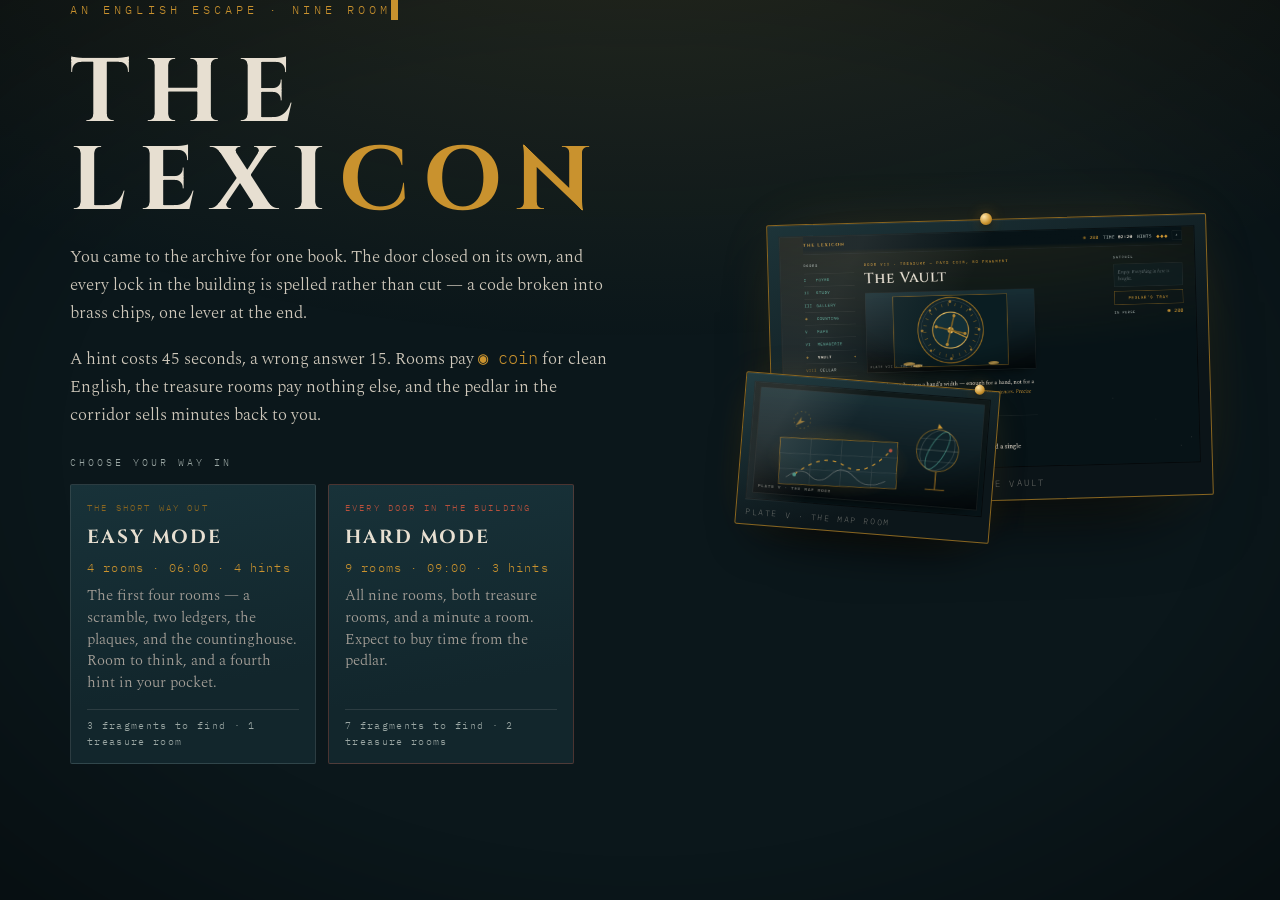
<file: index.html>
<!DOCTYPE html>
<html lang="en">
<head>
<meta charset="utf-8">
<meta name="viewport" content="width=device-width, initial-scale=1">
<title>The Lexicon — An English Escape</title>

<link rel="preconnect" href="https://fonts.googleapis.com">
<link rel="preconnect" href="https://fonts.gstatic.com" crossorigin>
<link href="https://fonts.googleapis.com/css2?family=Cinzel:wght@500;700&family=Spectral:ital,wght@0,300;0,400;0,600;1,300&family=IBM+Plex+Mono:wght@400;500;600&display=swap" rel="stylesheet">

<!-- styles, in cascade order -->
<link rel="stylesheet" href="css/tokens.css">
<link rel="stylesheet" href="css/layout.css">
<link rel="stylesheet" href="css/scenes.css">
<link rel="stylesheet" href="css/puzzle.css">
<link rel="stylesheet" href="css/shop.css">
<link rel="stylesheet" href="css/screens.css">
</head>
<body>

<!-- Shared SVG paint, referenced by every room scene. Defined once. -->
<svg class="svgdefs" aria-hidden="true" focusable="false">
  <defs>
    <linearGradient id="g-panel" x1="0" y1="0" x2="0" y2="1">
      <stop offset="0" stop-color="#1b3138"/><stop offset="1" stop-color="#0a1215"/>
    </linearGradient>
    <linearGradient id="g-brass" x1="0" y1="0" x2="1" y2="1">
      <stop offset="0" stop-color="#8a6620"/><stop offset=".5" stop-color="#e9bd5e"/><stop offset="1" stop-color="#8a6620"/>
    </linearGradient>
    <linearGradient id="g-fade" x1="0" y1="0" x2="1" y2="0">
      <stop offset="0" stop-color="#ffd580" stop-opacity="0"/>
      <stop offset=".5" stop-color="#ffd580" stop-opacity=".5"/>
      <stop offset="1" stop-color="#ffd580" stop-opacity="0"/>
    </linearGradient>
    <radialGradient id="glow-lamp" cx=".5" cy=".5" r=".5">
      <stop offset="0" stop-color="#ffce7a" stop-opacity=".42"/>
      <stop offset=".55" stop-color="#c9922e" stop-opacity=".12"/>
      <stop offset="1" stop-color="#c9922e" stop-opacity="0"/>
    </radialGradient>
    <radialGradient id="glow-cold" cx=".5" cy=".5" r=".5">
      <stop offset="0" stop-color="#7fd8c6" stop-opacity=".30"/>
      <stop offset="1" stop-color="#4fa392" stop-opacity="0"/>
    </radialGradient>
  </defs>
</svg>

<!-- drifting dust, filled by fx.js -->
<div class="dust" id="dust" aria-hidden="true"></div>

<div class="wrap">
  <div class="status" id="status" hidden>
    <span class="mark">THE LEXICON</span>
    <span class="spacer"></span>
    <span class="meter coinmeter" id="coins" title="Coins">◉ <b>0</b></span>
    <span class="meter" id="clock">TIME <b>20:00</b></span>
    <span class="meter">HINTS <span class="hintdots" id="dots"></span></span>
    <button class="chip-btn ghost" id="mutebtn" aria-label="Toggle sound">♪</button>
  </div>

  <main id="app"></main>
</div>

<!-- the brass tumbler lock -->
<div class="lock" id="lock" hidden>
  <div class="lock-in">
    <span class="lock-label">DOOR LOCK — 6 FRAGMENTS</span>
    <div class="drums" id="drums"></div>
  </div>
</div>

<!-- the pedlar's tray -->
<div class="modal" id="shop" hidden>
  <div class="sheet" role="dialog" aria-modal="true" aria-labelledby="shoptitle">
    <header class="sheet-head">
      <div>
        <p class="eyebrow" style="margin:0">THE PEDLAR'S TRAY</p>
        <h2 id="shoptitle">Shop</h2>
      </div>
      <span class="purse" id="purse">◉ 0</span>
      <button class="chip-btn ghost" id="shopclose">CLOSE</button>
    </header>
    <p class="sheet-note">The clock is held while the tray is open. Buy what you need — everything goes into the
      <em>satchel</em> on the right, and is used from there.</p>
    <div class="shopgrid" id="shopgrid"></div>
  </div>
</div>

<!-- flying coins / sparks -->
<div class="fxlayer" id="fxlayer" aria-hidden="true"></div>

<!-- lib -->
<script src="js/lib/util.js"></script>
<script src="js/lib/audio.js"></script>
<script src="js/lib/fx.js"></script>
<!-- data -->
<script src="js/data/scenes.js"></script>
<script src="js/data/rooms.js"></script>
<script src="js/data/items.js"></script>
<!-- core -->
<script src="js/core/state.js"></script>
<script src="js/core/chrome.js"></script>
<!-- puzzles -->
<script src="js/puzzles/scramble.js"></script>
<script src="js/puzzles/choice.js"></script>
<script src="js/puzzles/match.js"></script>
<script src="js/puzzles/order.js"></script>
<script src="js/puzzles/fill.js"></script>
<!-- game -->
<script src="js/shop.js"></script>
<script src="js/game.js"></script>
<script src="js/main.js"></script>
</body>
</html>
</file>
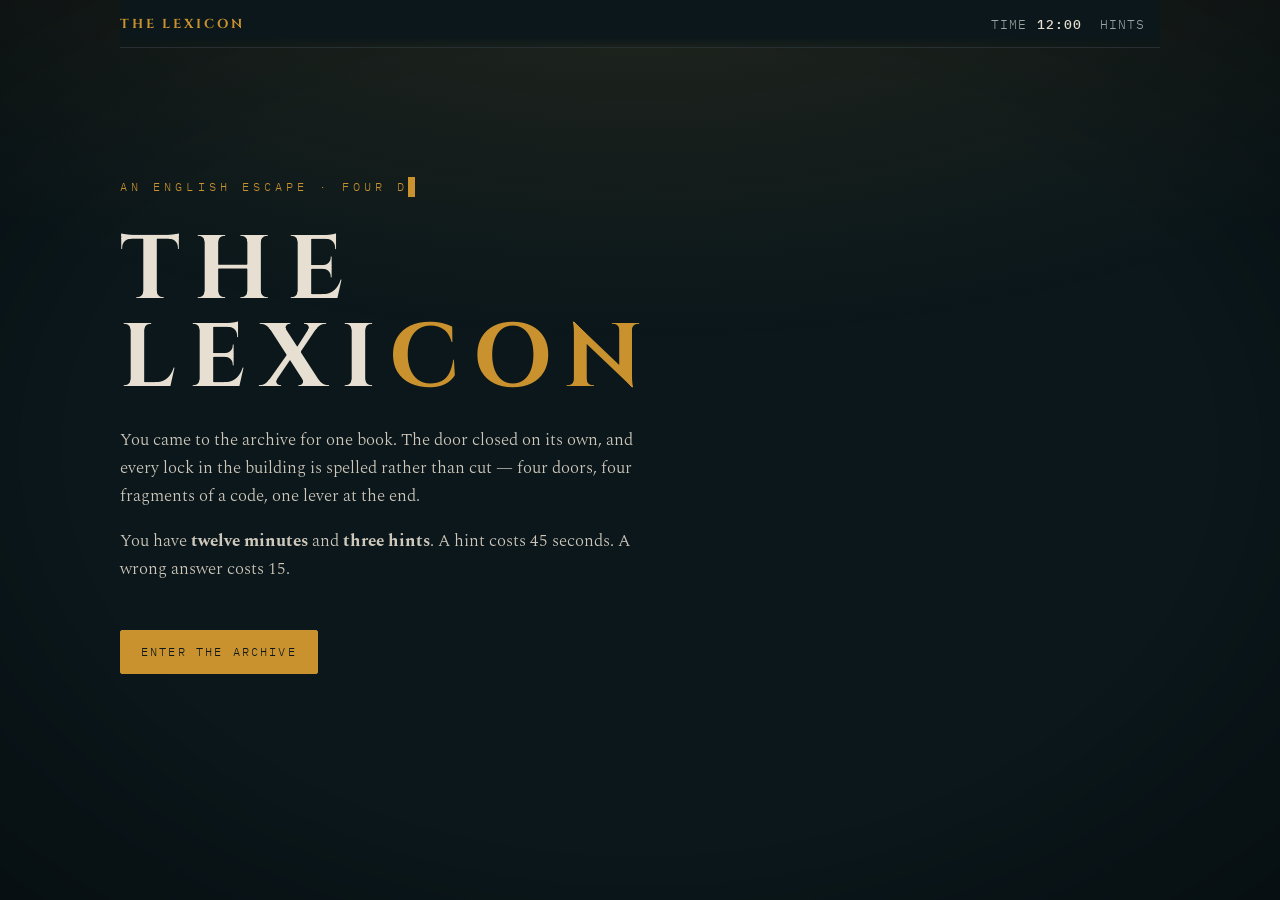
<file: test/puzzle-game-the-lexicon.html>
<!DOCTYPE html>
<html lang="en">
<head>
<meta charset="utf-8">
<meta name="viewport" content="width=device-width, initial-scale=1">
<title>The Lexicon — An English Escape</title>
<link rel="preconnect" href="https://fonts.googleapis.com">
<link rel="preconnect" href="https://fonts.gstatic.com" crossorigin>
<link href="https://fonts.googleapis.com/css2?family=Cinzel:wght@500;700&family=Spectral:ital,wght@0,300;0,400;0,600;1,300&family=IBM+Plex+Mono:wght@400;500;600&display=swap" rel="stylesheet">
<style>
/* ============================================================
   THE LEXICON — tokens
   ink        #0b171b  drowned archive at night
   slate      #12262c  panel
   brass      #c9922e  sodium lamp / hardware
   verdigris  #4fa392  oxidised copper / correct
   bone       #e7dfd1  paper
   rust       #b8503c  wrong
   ============================================================ */
:root{
  --ink:#0b171b; --slate:#12262c; --slate-2:#183239;
  --brass:#c9922e; --brass-dim:#8a6620;
  --verdigris:#4fa392; --bone:#e7dfd1; --bone-dim:#9aa6a3;
  --rust:#b8503c;
  --line:rgba(231,223,209,.12);
  --display:"Cinzel",Georgia,serif;
  --body:"Spectral",Georgia,serif;
  --mono:"IBM Plex Mono",ui-monospace,Menlo,monospace;
  --r:2px;
}
*{box-sizing:border-box}
html,body{height:100%}
body{
  margin:0; background:var(--ink); color:var(--bone);
  font-family:var(--body); font-weight:300; font-size:17px; line-height:1.65;
  -webkit-font-smoothing:antialiased;
  overflow-x:hidden;
}
/* lamp + vignette atmosphere */
body::before{
  content:""; position:fixed; inset:0; pointer-events:none; z-index:0;
  background:
    radial-gradient(120% 80% at 50% -10%, rgba(201,146,46,.13), transparent 60%),
    radial-gradient(100% 100% at 50% 50%, transparent 45%, rgba(0,0,0,.72) 100%);
  animation:lamp 7s ease-in-out infinite;
}
@keyframes lamp{0%,100%{opacity:1}42%{opacity:.87}46%{opacity:1}72%{opacity:.92}}
.wrap{position:relative; z-index:1; max-width:1080px; margin:0 auto; padding:0 20px 120px}

/* ---------- status bar ---------- */
.status{
  position:sticky; top:0; z-index:20;
  display:flex; align-items:center; gap:18px; flex-wrap:wrap;
  padding:14px 0 12px; margin-bottom:26px;
  border-bottom:1px solid var(--line);
  background:linear-gradient(var(--ink) 78%, transparent);
  backdrop-filter:blur(3px);
}
.mark{font-family:var(--display); font-weight:700; letter-spacing:.22em; font-size:13px; color:var(--brass)}
.status .spacer{flex:1}
.meter{font-family:var(--mono); font-size:13px; letter-spacing:.08em; color:var(--bone-dim)}
.meter b{color:var(--bone); font-weight:500}
.meter.urgent b{color:var(--rust)}
.hintdots{display:inline-flex; gap:5px; vertical-align:-1px; margin-left:6px}
.hintdots i{width:7px; height:7px; border:1px solid var(--brass-dim); transform:rotate(45deg); display:block}
.hintdots i.on{background:var(--brass); border-color:var(--brass)}

/* ---------- layout ---------- */
.stage{display:grid; grid-template-columns:186px 1fr; gap:38px; align-items:start}
@media(max-width:760px){.stage{grid-template-columns:1fr; gap:22px}}

/* ---------- door rail ---------- */
.rail{position:sticky; top:78px}
.rail-h{font-family:var(--mono); font-size:10px; letter-spacing:.28em; color:var(--bone-dim); margin:0 0 14px}
.door{
  display:flex; align-items:baseline; gap:10px; padding:9px 0;
  border-top:1px solid var(--line); font-family:var(--mono); font-size:12px;
  letter-spacing:.1em; color:var(--bone-dim); transition:color .25s;
}
.door .num{color:var(--brass-dim); font-size:11px; min-width:26px}
.door.done{color:var(--verdigris)} .door.done .num{color:var(--verdigris)}
.door.here{color:var(--bone)} .door.here .num{color:var(--brass)}
.door.here::after{content:"◂"; margin-left:auto; color:var(--brass)}
@media(max-width:760px){
  .rail{position:static}
  .rail-h{display:none}
  .rail-list{display:flex; gap:6px; overflow-x:auto; padding-bottom:4px}
  .door{border-top:0; border-bottom:2px solid var(--line); padding:4px 2px; white-space:nowrap; flex:0 0 auto}
  .door.here{border-bottom-color:var(--brass)} .door.done{border-bottom-color:var(--verdigris)}
  .door .name{display:none} .door.here .name{display:inline}
  .door.here::after{display:none}
}

/* ---------- room panel ---------- */
.eyebrow{font-family:var(--mono); font-size:11px; letter-spacing:.3em; color:var(--brass); margin:0 0 10px}
h1.room{
  font-family:var(--display); font-weight:500; font-size:clamp(30px,5.2vw,46px);
  letter-spacing:.06em; line-height:1.1; margin:0 0 18px; color:var(--bone);
}
.prose{max-width:60ch; color:#cfc8bb}
.prose em{color:var(--brass); font-style:italic}
.rule{height:1px; background:var(--line); margin:30px 0; max-width:60ch}

/* ---------- puzzle furniture ---------- */
.tiles{display:flex; flex-wrap:wrap; gap:8px; margin:0 0 22px}
.tile{
  width:46px; height:56px; display:grid; place-items:center;
  font-family:var(--display); font-weight:700; font-size:22px; color:var(--bone);
  background:linear-gradient(180deg,var(--slate-2),var(--slate));
  border:1px solid var(--line); border-radius:var(--r);
  box-shadow:inset 0 1px 0 rgba(231,223,209,.07);
}
.field{display:flex; flex-wrap:wrap; gap:10px; align-items:center; max-width:60ch}
input[type=text]{
  flex:1; min-width:180px; background:transparent; border:0; border-bottom:1px solid var(--brass-dim);
  color:var(--bone); font-family:var(--mono); font-size:19px; letter-spacing:.22em;
  padding:9px 2px; text-transform:uppercase; outline:none; transition:border-color .2s;
}
input[type=text]:focus{border-bottom-color:var(--brass)}
input[type=text]::placeholder{color:#4e5c5f; letter-spacing:.14em}

button{font:inherit; cursor:pointer}
.btn{
  font-family:var(--mono); font-size:12px; letter-spacing:.18em; text-transform:uppercase;
  color:var(--ink); background:var(--brass); border:1px solid var(--brass);
  padding:11px 20px; border-radius:var(--r); transition:background .18s,color .18s;
}
.btn:hover{background:#e0a63a}
.btn.ghost{background:transparent; color:var(--bone-dim); border-color:var(--line)}
.btn.ghost:hover{color:var(--brass); border-color:var(--brass-dim)}
.btn:focus-visible,.opt:focus-visible,.pair:focus-visible,input:focus-visible{outline:2px solid var(--verdigris); outline-offset:3px}

/* choice */
.qblock{margin:0 0 26px; max-width:60ch}
.q{font-size:19px; margin:0 0 14px; color:var(--bone)}
.q u{text-decoration:none; border-bottom:1px dashed var(--brass); padding:0 22px}
.opts{display:grid; grid-template-columns:repeat(auto-fit,minmax(180px,1fr)); gap:8px}
.opt{
  text-align:left; background:var(--slate); border:1px solid var(--line); color:#cfc8bb;
  padding:12px 14px; border-radius:var(--r); font-family:var(--body); font-size:16px;
  transition:border-color .18s,color .18s,background .18s;
}
.opt:hover{border-color:var(--brass-dim); color:var(--bone)}
.opt.right{border-color:var(--verdigris); color:var(--verdigris); background:rgba(79,163,146,.08)}
.opt.wrong{border-color:var(--rust); color:var(--rust)}
.opt[disabled]{cursor:default}

/* match */
.match{display:grid; grid-template-columns:1fr 1fr; gap:10px; max-width:60ch}
@media(max-width:560px){.match{grid-template-columns:1fr}}
.pair{
  text-align:left; background:var(--slate); border:1px solid var(--line); color:#cfc8bb;
  padding:12px 14px; border-radius:var(--r); font-family:var(--body); font-size:15.5px; line-height:1.4;
  transition:border-color .18s,opacity .3s,color .18s;
}
.pair.idiom{font-family:var(--display); font-size:15px; letter-spacing:.03em; color:var(--bone)}
.pair:hover{border-color:var(--brass-dim)}
.pair.sel{border-color:var(--brass); color:var(--brass)}
.pair.locked{opacity:.28; pointer-events:none; border-color:var(--verdigris); color:var(--verdigris)}
.pair.miss{border-color:var(--rust); animation:shake .3s}
@keyframes shake{25%{transform:translateX(-5px)}75%{transform:translateX(5px)}}

/* feedback + hint */
.say{font-family:var(--mono); font-size:13px; letter-spacing:.06em; min-height:22px; margin:16px 0 0}
.say.good{color:var(--verdigris)} .say.bad{color:var(--rust)}
.hintbox{
  margin-top:26px; padding:14px 16px; border-left:2px solid var(--brass);
  background:rgba(201,146,46,.06); max-width:60ch; font-style:italic; color:#d8cfbe;
}

/* ---------- signature: the brass tumbler lock ---------- */
.lock{
  position:fixed; left:0; right:0; bottom:0; z-index:15;
  border-top:1px solid var(--line);
  background:linear-gradient(180deg, rgba(11,23,27,.55), var(--ink) 45%);
  backdrop-filter:blur(6px);
}
.lock-in{max-width:1080px; margin:0 auto; padding:12px 20px 14px;
  display:flex; align-items:center; gap:16px; flex-wrap:wrap}
.lock-label{font-family:var(--mono); font-size:10px; letter-spacing:.28em; color:var(--bone-dim)}
.drums{display:flex; gap:8px; margin-left:auto}
.drum{
  width:44px; height:56px; overflow:hidden; position:relative; border-radius:var(--r);
  background:linear-gradient(180deg,#0c1418,#1b2f34 35%,#0c1418);
  border:1px solid var(--brass-dim);
  box-shadow:inset 0 6px 10px -6px #000, inset 0 -6px 10px -6px #000;
}
.drum::after{content:""; position:absolute; inset:0; pointer-events:none;
  background:linear-gradient(90deg,rgba(0,0,0,.45),transparent 22%,transparent 78%,rgba(0,0,0,.45))}
.reel{position:absolute; left:0; right:0; top:0; transition:transform .95s cubic-bezier(.16,.9,.2,1)}
.reel span{display:block; height:56px; line-height:56px; text-align:center;
  font-family:var(--mono); font-weight:500; font-size:24px; color:var(--brass)}
.drum .pos{position:absolute; bottom:2px; left:0; right:0; text-align:center; z-index:2;
  font-family:var(--mono); font-size:8px; letter-spacing:.14em; color:var(--bone-dim)}
.drum.set{border-color:var(--verdigris)}
.drum.set .reel span{color:var(--verdigris)}

/* ---------- keypad (exit) ---------- */
.keypad{display:grid; grid-template-columns:repeat(3,68px); gap:8px; margin:8px 0 20px}
.key{
  height:56px; background:var(--slate); border:1px solid var(--line); color:var(--bone);
  font-family:var(--mono); font-size:20px; border-radius:var(--r); transition:border-color .15s,background .15s;
}
.key:hover{border-color:var(--brass); background:var(--slate-2)}
.key.wide{grid-column:span 1; font-size:12px; letter-spacing:.1em}
.readout{
  font-family:var(--mono); font-size:34px; letter-spacing:.5em; color:var(--brass);
  border-bottom:1px solid var(--brass-dim); display:inline-block; padding:6px 0 8px 14px; min-width:190px;
}
.readout.bad{color:var(--rust); border-color:var(--rust); animation:shake .3s}

/* ---------- title / end screens ---------- */
.center{min-height:78vh; display:flex; flex-direction:column; justify-content:center; max-width:60ch}
.title{
  font-family:var(--display); font-weight:700; letter-spacing:.16em;
  font-size:clamp(42px,10vw,90px); line-height:.98; margin:0 0 6px; color:var(--bone);
}
.title span{color:var(--brass)}
.sub{font-family:var(--mono); font-size:12px; letter-spacing:.34em; color:var(--brass); margin:0 0 30px}
.caret{display:inline-block; width:.55em; background:var(--brass); animation:blink 1s steps(1) infinite}
@keyframes blink{50%{opacity:0}}
.stats{display:flex; gap:34px; flex-wrap:wrap; margin:26px 0 30px}
.stat b{display:block; font-family:var(--mono); font-size:28px; color:var(--brass); font-weight:500}
.stat span{font-family:var(--mono); font-size:10px; letter-spacing:.24em; color:var(--bone-dim)}

@media(prefers-reduced-motion:reduce){
  *{animation:none !important; transition:none !important}
}
</style>
</head>
<body>

<div class="wrap">
  <div class="status" id="status" hidden>
    <span class="mark">THE LEXICON</span>
    <span class="spacer"></span>
    <span class="meter" id="clock">TIME <b>12:00</b></span>
    <span class="meter">HINTS <span class="hintdots" id="dots"></span></span>
  </div>
  <main id="app"></main>
</div>

<div class="lock" id="lock" hidden>
  <div class="lock-in">
    <span class="lock-label">DOOR LOCK — 4 FRAGMENTS</span>
    <div class="drums" id="drums"></div>
  </div>
</div>

<script>
"use strict";

/* ============================================================
   Content — every puzzle is an English task.
   Each room yields one digit AND the slot it belongs in.
   ============================================================ */
const ROOMS = [
  {
    numeral:"I", name:"The Foyer", type:"scramble",
    intro:"The front door sealed behind you. On the console table lies a brass plate with eight letters knocked loose from their slots, and a card in a curator's hand: <em>“A long passage inside a building.”</em>",
    task:"Put the letters back in order.",
    letters:"RODIRCOR", answer:"CORRIDOR",
    hint:"Eight letters. It starts with C and holds three R's.",
    digit:"7", slot:3
  },
  {
    numeral:"II", name:"The Study", type:"choice",
    intro:"Two ledgers are chained to the desk, each with a sentence someone has already started to correct. The chain will not release until both read properly.",
    task:"Choose the correct form.",
    questions:[
      { q:"If I <u></u> the key earlier, I would have opened this door hours ago.",
        opts:["had found","found","have found","would find"], a:0,
        why:"Third conditional: <em>if</em> + past perfect, then <em>would have</em> + past participle." },
      { q:"The archivist, along with her two assistants, <u></u> this wing every night.",
        opts:["lock","locks","are locking","have locked"], a:1,
        why:"<em>along with…</em> is an interruption. The subject is still singular: <em>archivist locks</em>." }
    ],
    hint:"Question one is a third conditional. Question two is subject–verb agreement — ignore everything between the commas.",
    digit:"3", slot:1
  },
  {
    numeral:"III", name:"The Gallery", type:"match",
    intro:"Four portraits, four small plaques — and someone has swapped every plaque with the wrong frame. The gallery door watches, unimpressed.",
    task:"Pair each expression with what it means. Pick one from each column.",
    pairs:[
      ["Bite the bullet","Face something painful because you must"],
      ["Let the cat out of the bag","Reveal a secret by accident"],
      ["Under the weather","Feeling slightly unwell"],
      ["Burn the midnight oil","Work late into the night"]
    ],
    hint:"Start with the two about the body: one is courage, one is illness.",
    digit:"9", slot:4
  },
  {
    numeral:"IV", name:"The Cellar", type:"scramble",
    intro:"The last room is cold and the lamp is failing. Scratched into the wall, in a hand much less patient than the curator's:<br><br><em>“I have keys but open no locks. I have space but no room. You may enter, but you cannot go outside. What am I?”</em>",
    task:"Type the answer.",
    letters:null, answer:"KEYBOARD",
    hint:"You are almost certainly touching one right now — or looking at one on glass.",
    digit:"1", slot:2
  }
];
const CODE = (()=>{ const s=[]; ROOMS.forEach(r=>s[r.slot-1]=r.digit); return s.join(""); })();

/* ============================================================ State */
const S = { room:0, time:12*60, hints:3, wrong:0, hintsUsed:0, fragments:{}, over:false, tick:null };
const $ = s => document.querySelector(s);
const app = $("#app"), clock = $("#clock"), dots = $("#dots"), drumsEl = $("#drums");

/* ============================================================ Chrome */
function fmt(s){ return String(Math.floor(s/60)).padStart(2,"0")+":"+String(s%60).padStart(2,"0"); }

function paintChrome(){
  clock.innerHTML = "TIME <b>"+fmt(Math.max(0,S.time))+"</b>";
  clock.classList.toggle("urgent", S.time<=60);
  dots.innerHTML = [0,1,2].map(i=>'<i class="'+(i<S.hints?"on":"")+'"></i>').join("");
}

function buildDrums(){
  drumsEl.innerHTML = [1,2,3,4].map(p=>
    '<div class="drum" data-slot="'+p+'"><div class="reel">'+
    '<span>◆</span>'+[0,1,2,3,4,5,6,7,8,9].map(n=>"<span>"+n+"</span>").join("")+
    '</div><b class="pos">'+p+'</b></div>').join("");
}
function spinDrum(slot,digit){
  const d = drumsEl.querySelector('.drum[data-slot="'+slot+'"]');
  d.classList.add("set");
  d.querySelector(".reel").style.transform = "translateY(-"+((+digit+1)*56)+"px)";
}

function startClock(){
  S.tick = setInterval(()=>{
    if(S.over) return;
    S.time--; paintChrome();
    if(S.time<=0){ S.time=0; clearInterval(S.tick); lose(); }
  },1000);
}
function penalty(sec){ S.time = Math.max(0, S.time-sec); paintChrome(); }

/* ============================================================ Screens */
function intro(){
  $("#status").hidden = true; $("#lock").hidden = true;
  app.innerHTML = `
    <section class="center">
      <p class="sub" id="typed">&nbsp;<span class="caret">&nbsp;</span></p>
      <h1 class="title">THE<br>LEXI<span>CON</span></h1>
      <div class="prose">
        <p>You came to the archive for one book. The door closed on its own, and every lock in the building
        is spelled rather than cut — four doors, four fragments of a code, one lever at the end.</p>
        <p>You have <b>twelve minutes</b> and <b>three hints</b>. A hint costs 45 seconds.
        A wrong answer costs 15.</p>
      </div>
      <div style="margin-top:30px"><button class="btn" id="go">Enter the archive</button></div>
    </section>`;
  typeOut($("#typed"), "AN ENGLISH ESCAPE  ·  FOUR DOORS  ·  TWELVE MINUTES");
  $("#go").onclick = begin;
}
function typeOut(el,text){
  let i=0;
  const id = setInterval(()=>{
    el.innerHTML = text.slice(0,++i)+'<span class="caret">&nbsp;</span>';
    if(i>=text.length) clearInterval(id);
  },34);
}

function begin(){
  $("#status").hidden = false; $("#lock").hidden = false;
  buildDrums(); paintChrome(); startClock(); render();
}

function rail(){
  const items = ROOMS.map((r,i)=>{
    const cls = S.fragments[r.slot] ? "done" : (i===S.room ? "here" : "");
    return '<div class="door '+cls+'"><span class="num">'+r.numeral+'</span><span class="name">'+r.name.replace("The ","").toUpperCase()+'</span></div>';
  }).join("");
  const exitCls = S.room>=ROOMS.length ? "here" : "";
  return `<aside class="rail">
    <p class="rail-h">DOORS</p>
    <div class="rail-list">${items}
      <div class="door ${exitCls}"><span class="num">✕</span><span class="name">EXIT</span></div>
    </div></aside>`;
}

function shell(inner){
  app.innerHTML = '<div class="stage">'+rail()+'<section class="panel">'+inner+'</section></div>';
}

/* ============================================================ Room render */
function render(){
  if(S.room >= ROOMS.length) return exitDoor();
  const r = ROOMS[S.room];

  let body = "";
  if(r.type==="scramble"){
    const tiles = r.letters
      ? '<div class="tiles">'+r.letters.split("").map(c=>'<span class="tile">'+c+'</span>').join("")+'</div>'
      : "";
    body = tiles + `<div class="field">
        <input type="text" id="ans" placeholder="type your answer" autocomplete="off" spellcheck="false">
        <button class="btn" id="try">Try the lock</button>
      </div>`;
  }
  if(r.type==="choice"){
    body = r.questions.map((q,qi)=>`
      <div class="qblock" data-q="${qi}">
        <p class="q">${q.q}</p>
        <div class="opts">${q.opts.map((o,oi)=>'<button class="opt" data-o="'+oi+'">'+o+'</button>').join("")}</div>
      </div>`).join("");
  }
  if(r.type==="match"){
    const left  = r.pairs.map((p,i)=>({t:p[0],i})); 
    const right = r.pairs.map((p,i)=>({t:p[1],i}));
    shuffle(right);
    body = '<div class="match">'
      + '<div id="colA">'+left.map(x=>'<button class="pair idiom" data-i="'+x.i+'" style="width:100%;margin-bottom:10px">'+x.t+'</button>').join("")+'</div>'
      + '<div id="colB">'+right.map(x=>'<button class="pair" data-i="'+x.i+'" style="width:100%;margin-bottom:10px">'+x.t+'</button>').join("")+'</div>'
      + '</div>';
  }

  shell(`
    <p class="eyebrow">DOOR ${r.numeral}</p>
    <h1 class="room">${r.name}</h1>
    <div class="prose"><p>${r.intro}</p></div>
    <div class="rule"></div>
    <p class="prose" style="margin-top:0"><strong style="font-weight:600">${r.task}</strong></p>
    ${body}
    <p class="say" id="say"></p>
    <div id="hintslot"></div>
    <div style="margin-top:26px">
      <button class="btn ghost" id="hint">Ask for a hint · −45s</button>
    </div>`);

  wire(r);
}

function wire(r){
  const say = $("#say");
  $("#hint").onclick = ()=>{
    if(S.hints<=0){ say.className="say bad"; say.textContent="No hints left. You are on your own."; return; }
    S.hints--; S.hintsUsed++; penalty(45); paintChrome();
    $("#hintslot").innerHTML = '<div class="hintbox">'+r.hint+'</div>';
    $("#hint").remove();
  };

  if(r.type==="scramble"){
    const inp = $("#ans");
    const check = ()=>{
      const v = inp.value.trim().toUpperCase().replace(/\s+/g,"");
      if(!v) return;
      if(v===r.answer){ solved(r); }
      else{
        S.wrong++; penalty(15);
        say.className="say bad"; say.textContent="The lock does not move. −15 seconds.";
        inp.value=""; inp.focus();
      }
    };
    $("#try").onclick = check;
    inp.addEventListener("keydown", e=>{ if(e.key==="Enter") check(); });
    inp.focus();
  }

  if(r.type==="choice"){
    const done = new Set();
    app.querySelectorAll(".opt").forEach(b=>{
      b.onclick = ()=>{
        const qi = +b.closest(".qblock").dataset.q, oi = +b.dataset.o, q = r.questions[qi];
        if(done.has(qi)) return;
        if(oi===q.a){
          done.add(qi); b.classList.add("right");
          b.closest(".qblock").querySelectorAll(".opt").forEach(x=>x.disabled=true);
          say.className="say good"; say.innerHTML = q.why;
          if(done.size===r.questions.length) setTimeout(()=>solved(r),700);
        }else{
          S.wrong++; penalty(15); b.classList.add("wrong"); b.disabled=true;
          say.className="say bad"; say.textContent="Not that one. −15 seconds.";
        }
      };
    });
  }

  if(r.type==="match"){
    let sel = null, found = 0;
    app.querySelectorAll(".pair").forEach(b=>{
      b.onclick = ()=>{
        const col = b.parentElement.id;
        if(!sel){ sel=b; b.classList.add("sel"); return; }
        if(sel===b){ sel=null; b.classList.remove("sel"); return; }
        if(sel.parentElement.id===col){ sel.classList.remove("sel"); sel=b; b.classList.add("sel"); return; }
        if(sel.dataset.i===b.dataset.i){
          sel.classList.remove("sel"); sel.classList.add("locked"); b.classList.add("locked");
          sel=null; found++;
          say.className="say good"; say.textContent="Plaque seated. "+found+" of 4.";
          if(found===4) setTimeout(()=>solved(r),600);
        }else{
          S.wrong++; penalty(15);
          const a=sel; a.classList.add("miss"); b.classList.add("miss");
          setTimeout(()=>{a.classList.remove("miss","sel"); b.classList.remove("miss");},320);
          sel=null; say.className="say bad"; say.textContent="Wrong frame. −15 seconds.";
        }
      };
    });
  }
}

function shuffle(a){ for(let i=a.length-1;i>0;i--){ const j=Math.floor(Math.random()*(i+1)); [a[i],a[j]]=[a[j],a[i]]; } return a; }

/* ============================================================ Reward */
function solved(r){
  S.fragments[r.slot] = r.digit;
  spinDrum(r.slot, r.digit);
  shell(`
    <p class="eyebrow">DOOR ${r.numeral} — OPEN</p>
    <h1 class="room">${r.name}</h1>
    <div class="prose">
      <p>The lock gives. Inside the mechanism, a brass chip falls into your hand — stamped
      <b style="font-family:var(--mono);color:var(--brass);font-size:22px">${r.digit}</b>,
      with a smaller mark on the reverse: <b style="font-family:var(--mono);color:var(--brass)">slot ${r.slot}</b>.</p>
      <p>It has taken its place on the lock below. The order will matter at the end.</p>
    </div>
    <div style="margin-top:30px">
      <button class="btn" id="next">${S.room+1<ROOMS.length ? "Open the next door" : "Go to the exit"}</button>
    </div>`);
  $("#next").onclick = ()=>{ S.room++; render(); };
}

/* ============================================================ Exit */
function exitDoor(){
  shell(`
    <p class="eyebrow">THE LAST DOOR</p>
    <h1 class="room">Exit</h1>
    <div class="prose"><p>Four drums, four slots. Read the marks on your chips and key the code
    in <em>slot order</em> — not the order you found them.</p></div>
    <div class="rule"></div>
    <div class="readout" id="read">····</div>
    <div class="keypad" id="pad">
      ${[1,2,3,4,5,6,7,8,9].map(n=>'<button class="key" data-k="'+n+'">'+n+'</button>').join("")}
      <button class="key wide" data-k="del">DEL</button>
      <button class="key" data-k="0">0</button>
      <button class="key wide" data-k="ok">PULL</button>
    </div>
    <p class="say" id="say"></p>`);

  let buf = "";
  const read = $("#read"), say = $("#say");
  const paint = ()=> read.textContent = (buf + "····").slice(0,4);
  $("#pad").onclick = e=>{
    const k = e.target.dataset && e.target.dataset.k; if(!k) return;
    if(k==="del"){ buf = buf.slice(0,-1); paint(); return; }
    if(k==="ok"){
      if(buf.length<4) return;
      if(buf===CODE) return win();
      S.wrong++; penalty(15);
      read.classList.add("bad"); setTimeout(()=>read.classList.remove("bad"),340);
      say.className="say bad"; say.textContent="The lever will not move. −15 seconds.";
      buf=""; paint(); return;
    }
    if(buf.length<4){ buf+=k; paint(); }
  };
  paint();
}

/* ============================================================ End */
function win(){
  S.over = true; clearInterval(S.tick);
  const used = 12*60 - S.time;
  app.innerHTML = `
    <section class="center">
      <p class="sub">DOOR OPEN</p>
      <h1 class="title">YOU'RE<br><span>OUT</span></h1>
      <div class="prose"><p>Cold air, a street, and the book still in your coat. The archive locks itself
      behind you, spelling something new for the next visitor.</p></div>
      <div class="stats">
        <div class="stat"><b>${fmt(used)}</b><span>TIME TAKEN</span></div>
        <div class="stat"><b>${S.hintsUsed}</b><span>HINTS USED</span></div>
        <div class="stat"><b>${S.wrong}</b><span>WRONG TRIES</span></div>
      </div>
      <div><button class="btn" onclick="location.reload()">Play again</button></div>
    </section>`;
  $("#lock").hidden = true;
}

function lose(){
  S.over = true;
  app.innerHTML = `
    <section class="center">
      <p class="sub" style="color:var(--rust)">TIME OUT</p>
      <h1 class="title">STILL<br><span style="color:var(--rust)">INSIDE</span></h1>
      <div class="prose"><p>The lamps cut out one by one. You reached
      ${Object.keys(S.fragments).length} of 4 fragments.</p></div>
      <div style="margin-top:26px"><button class="btn" onclick="location.reload()">Try again</button></div>
    </section>`;
  $("#lock").hidden = true;
}

intro();
</script>
</body>
</html>
</file>
<file: css/tokens.css>
/* ============================================================
   THE LEXICON — design tokens + base
   ink        #0b171b  drowned archive at night
   slate      #12262c  panel
   brass      #c9922e  sodium lamp / hardware / money
   verdigris  #4fa392  oxidised copper / correct
   bone       #e7dfd1  paper
   rust       #b8503c  wrong
   ============================================================ */
:root{
  --ink:#0b171b; --slate:#12262c; --slate-2:#183239;
  --brass:#c9922e; --brass-dim:#8a6620; --brass-lit:#e9bd5e;
  --verdigris:#4fa392; --bone:#e7dfd1; --bone-dim:#9aa6a3;
  --rust:#b8503c;
  --line:rgba(231,223,209,.12);
  --display:"Cinzel",Georgia,serif;
  --body:"Spectral",Georgia,serif;
  --mono:"IBM Plex Mono",ui-monospace,Menlo,monospace;
  --r:2px;
}
*{box-sizing:border-box}
/* the game hides panels with the `hidden` attribute, and several of them carry a
   display of their own (.modal is a grid, .status a flex) — which would otherwise
   out-rank the UA rule and leave them on screen. */
[hidden]{display:none !important}
html,body{height:100%}
body{
  margin:0; background:var(--ink); color:var(--bone);
  font-family:var(--body); font-weight:300; font-size:17px; line-height:1.65;
  -webkit-font-smoothing:antialiased;
  overflow-x:hidden;
}

/* lamp + vignette atmosphere */
body::before{
  content:""; position:fixed; inset:0; pointer-events:none; z-index:0;
  background:
    radial-gradient(120% 80% at 50% -10%, rgba(201,146,46,.13), transparent 60%),
    radial-gradient(100% 100% at 50% 50%, transparent 45%, rgba(0,0,0,.72) 100%);
  animation:lamp 7s ease-in-out infinite;
}
@keyframes lamp{0%,100%{opacity:1}42%{opacity:.87}46%{opacity:1}72%{opacity:.92}}

/* hidden paint pot */
.svgdefs{position:absolute; width:0; height:0; overflow:hidden}

/* drifting dust */
.dust{position:fixed; inset:0; pointer-events:none; z-index:0; overflow:hidden}
.dust i{
  position:absolute; display:block; width:2px; height:2px; border-radius:50%;
  background:rgba(231,223,209,.5); opacity:0;
  animation:motes linear infinite;
}
@keyframes motes{
  0%{opacity:0; transform:translate3d(0,0,0)}
  12%{opacity:.7}
  88%{opacity:.5}
  100%{opacity:0; transform:translate3d(28px,-140px,0)}
}

/* shared type helpers */
.eyebrow{font-family:var(--mono); font-size:11px; letter-spacing:.3em; color:var(--brass); margin:0 0 10px}
.prose{max-width:60ch; color:#cfc8bb}
.prose em{color:var(--brass); font-style:italic}
.rule{height:1px; background:var(--line); margin:30px 0; max-width:60ch}
.coin{color:var(--brass); font-family:var(--mono)}

/* buttons */
button{font:inherit; cursor:pointer}
.btn{
  font-family:var(--mono); font-size:12px; letter-spacing:.18em; text-transform:uppercase;
  color:var(--ink); background:var(--brass); border:1px solid var(--brass);
  padding:11px 20px; border-radius:var(--r); transition:background .18s,color .18s,transform .12s;
}
.btn:hover{background:var(--brass-lit)}
.btn:active{transform:translateY(1px)}
.btn.ghost{background:transparent; color:var(--bone-dim); border-color:var(--line)}
.btn.ghost:hover{color:var(--brass); border-color:var(--brass-dim)}
.btn[disabled]{opacity:.35; cursor:not-allowed; transform:none}
.chip-btn{
  font-family:var(--mono); font-size:10px; letter-spacing:.2em; text-transform:uppercase;
  background:var(--brass); color:var(--ink); border:1px solid var(--brass);
  padding:5px 10px; border-radius:var(--r); transition:background .18s,color .18s;
}
.chip-btn:hover{background:var(--brass-lit)}
.chip-btn.ghost{background:transparent; color:var(--bone-dim); border-color:var(--line)}
.chip-btn.ghost:hover{color:var(--brass); border-color:var(--brass-dim)}
.chip-btn.ghost.off{color:#4e5c5f; text-decoration:line-through}

:where(.btn,.chip-btn,.opt,.pair,.key,.tile,.slot,.chip,.gap,.card-buy,input):focus-visible{
  outline:2px solid var(--verdigris); outline-offset:3px;
}

@media(prefers-reduced-motion:reduce){
  *{animation:none !important; transition:none !important}
}
</file>
<file: css/layout.css>
/* ============================================================
   Frame: wrap · status bar · door rail · tumbler lock
   ============================================================ */
.wrap{position:relative; z-index:1; max-width:1180px; margin:0 auto; padding:0 20px 132px}

/* ---------- status bar ---------- */
.status{
  position:sticky; top:0; z-index:20;
  display:flex; align-items:center; gap:14px; flex-wrap:wrap;
  padding:14px 0 12px; margin-bottom:26px;
  border-bottom:1px solid var(--line);
  background:linear-gradient(var(--ink) 78%, transparent);
  backdrop-filter:blur(3px);
}
.mark{font-family:var(--display); font-weight:700; letter-spacing:.22em; font-size:13px; color:var(--brass)}
.status .spacer{flex:1}
.meter{font-family:var(--mono); font-size:13px; letter-spacing:.08em; color:var(--bone-dim); white-space:nowrap}
.meter b{color:var(--bone); font-weight:500}
.meter.urgent b{color:var(--rust); animation:pulseText 1s ease-in-out infinite}
.meter.paused b{opacity:.45}
@keyframes pulseText{50%{opacity:.45}}

.coinmeter{color:var(--brass-dim)}
.coinmeter b{color:var(--brass)}
.coinmeter.bump{animation:bump .45s cubic-bezier(.2,1.6,.3,1)}
@keyframes bump{40%{transform:scale(1.22)}100%{transform:scale(1)}}

.hintdots{display:inline-flex; gap:5px; vertical-align:-1px; margin-left:6px}
.hintdots i{width:7px; height:7px; border:1px solid var(--brass-dim); transform:rotate(45deg); display:block}
.hintdots i.on{background:var(--brass); border-color:var(--brass)}

@media(max-width:620px){
  .status{gap:10px}
  .mark{font-size:11px; letter-spacing:.16em}
  .meter{font-size:12px}
}

/* ---------- layout: doors · room · satchel ---------- */
.stage{display:grid; grid-template-columns:152px minmax(0,1fr) 208px; gap:30px; align-items:start}
/* no room for three columns: the satchel drops under the room, still beside the doors */
@media(max-width:1000px){
  .stage{grid-template-columns:152px minmax(0,1fr); gap:26px}
  .stage .side{grid-column:2}
}
@media(max-width:760px){
  .stage{grid-template-columns:1fr; gap:22px}
  .stage .side{grid-column:1}
}
.panel{animation:enterPanel .5s ease both}
@keyframes enterPanel{from{opacity:0; transform:translateY(14px)}to{opacity:1; transform:none}}

/* ---------- door rail ---------- */
.rail{position:sticky; top:78px}
.rail-h{font-family:var(--mono); font-size:10px; letter-spacing:.28em; color:var(--bone-dim); margin:0 0 14px}
.door{
  display:flex; align-items:baseline; gap:10px; padding:9px 0;
  border-top:1px solid var(--line); font-family:var(--mono); font-size:12px;
  letter-spacing:.1em; color:var(--bone-dim); transition:color .25s;
}
.door .num{color:var(--brass-dim); font-size:11px; min-width:26px}
.door.done{color:var(--verdigris)} .door.done .num{color:var(--verdigris)}
.door.here{color:var(--bone)} .door.here .num{color:var(--brass)}
.door.here::after{content:"◂"; margin-left:auto; color:var(--brass)}
.door.gold .num{color:var(--brass)}
@media(max-width:760px){
  .rail{position:static}
  .rail-h{display:none}
  .rail-list{display:flex; gap:6px; overflow-x:auto; padding-bottom:4px}
  .door{border-top:0; border-bottom:2px solid var(--line); padding:4px 2px; white-space:nowrap; flex:0 0 auto}
  .door.here{border-bottom-color:var(--brass)} .door.done{border-bottom-color:var(--verdigris)}
  .door .name{display:none} .door.here .name{display:inline}
  .door.here::after{display:none}
}

h1.room{
  font-family:var(--display); font-weight:500; font-size:clamp(28px,5vw,44px);
  letter-spacing:.06em; line-height:1.1; margin:0 0 18px; color:var(--bone);
}

/* ---------- signature: the brass tumbler lock ---------- */
.lock{
  position:fixed; left:0; right:0; bottom:0; z-index:15;
  border-top:1px solid var(--line);
  background:linear-gradient(180deg, rgba(11,23,27,.55), var(--ink) 45%);
  backdrop-filter:blur(6px);
}
.lock-in{max-width:1180px; margin:0 auto; padding:12px 20px 14px;
  display:flex; align-items:center; gap:16px; flex-wrap:wrap}
.lock-label{font-family:var(--mono); font-size:10px; letter-spacing:.28em; color:var(--bone-dim)}
.drums{display:flex; gap:6px; margin-left:auto}
.drum{
  width:40px; height:52px; overflow:hidden; position:relative; border-radius:var(--r);
  background:linear-gradient(180deg,#0c1418,#1b2f34 35%,#0c1418);
  border:1px solid var(--brass-dim);
  box-shadow:inset 0 6px 10px -6px #000, inset 0 -6px 10px -6px #000;
}
.drum::after{content:""; position:absolute; inset:0; pointer-events:none;
  background:linear-gradient(90deg,rgba(0,0,0,.45),transparent 22%,transparent 78%,rgba(0,0,0,.45))}
.reel{position:absolute; left:0; right:0; top:0; transition:transform 1.05s cubic-bezier(.16,.9,.2,1)}
.reel span{display:block; height:52px; line-height:52px; text-align:center;
  font-family:var(--mono); font-weight:500; font-size:22px; color:var(--brass)}
.drum .pos{position:absolute; bottom:1px; left:0; right:0; text-align:center; z-index:2;
  font-family:var(--mono); font-size:8px; letter-spacing:.14em; color:var(--bone-dim)}
.drum.set{border-color:var(--verdigris); box-shadow:0 0 0 1px rgba(79,163,146,.25), inset 0 6px 10px -6px #000}
.drum.set .reel span{color:var(--verdigris)}
@media(max-width:620px){
  .lock-label{display:none}
  .drums{margin:0 auto}
  .drum{width:36px; height:46px}
  .reel span{height:46px; line-height:46px; font-size:19px}
}
</file>
<file: css/scenes.css>
/* ============================================================
   Room scenes — inline SVG plates + their little machinery
   Every moving part is a class here, so prefers-reduced-motion
   (tokens.css) stills the whole archive at once.
   ============================================================ */
.scene{
  position:relative; max-width:60ch; margin:0 0 26px;
  border:1px solid var(--line); border-radius:var(--r); overflow:hidden;
  background:#0a1215;
  box-shadow:0 18px 40px -28px #000;
  animation:sceneIn .7s ease both;
}
@keyframes sceneIn{from{opacity:0; transform:scale(.985)}to{opacity:1; transform:none}}
.scene svg{display:block; width:100%; height:auto}
/* grain + vignette over the plate */
.scene::after{
  content:""; position:absolute; inset:0; pointer-events:none;
  background:radial-gradient(120% 120% at 50% 20%, transparent 45%, rgba(0,0,0,.55) 100%);
}
.scene .caption{
  position:absolute; left:10px; bottom:8px; z-index:2;
  font-family:var(--mono); font-size:9px; letter-spacing:.24em; color:rgba(231,223,209,.42);
}

/* ---------- shared scene motions ---------- */
.sc .swing{transform-box:fill-box; transform-origin:50% 0; animation:swing 6.5s ease-in-out infinite}
@keyframes swing{0%,100%{transform:rotate(-2.6deg)}50%{transform:rotate(2.6deg)}}

.sc .swing-slow{transform-box:fill-box; transform-origin:50% 0; animation:swing 11s ease-in-out infinite}

.sc .flick{animation:flick 3.4s infinite}
@keyframes flick{0%,100%{opacity:1}38%{opacity:.5}41%{opacity:.95}66%{opacity:.62}69%{opacity:1}84%{opacity:.8}}

.sc .dying{animation:dying 4.2s infinite}
@keyframes dying{0%,100%{opacity:.95}20%{opacity:.15}23%{opacity:.9}55%{opacity:.35}58%{opacity:.85}}

.sc .glint{animation:glint 4s ease-in-out infinite}
@keyframes glint{0%,100%{opacity:.18; transform:translateX(-46px)}50%{opacity:.85; transform:translateX(46px)}}

.sc .sweep{animation:sweep 8s ease-in-out infinite}
@keyframes sweep{0%,100%{transform:translateX(-64px)}50%{transform:translateX(64px)}}

.sc .spin{transform-box:fill-box; transform-origin:50% 50%; animation:scspin 22s linear infinite}
@keyframes scspin{to{transform:rotate(360deg)}}
.sc .spin-back{transform-box:fill-box; transform-origin:50% 50%; animation:scspin 34s linear infinite reverse}

.sc .rock{transform-box:fill-box; transform-origin:50% 50%; animation:rock 5s ease-in-out infinite}
@keyframes rock{0%,100%{transform:rotate(-3.5deg)}50%{transform:rotate(3.5deg)}}

.sc .float{animation:scfloat 6s ease-in-out infinite}
@keyframes scfloat{0%,100%{transform:translateY(0)}50%{transform:translateY(-5px)}}

.sc .pulse{animation:scpulse 3.6s ease-in-out infinite}
@keyframes scpulse{0%,100%{opacity:.45}50%{opacity:1}}

.sc .drip{animation:drip 3.2s linear infinite}
@keyframes drip{
  0%{transform:translateY(0); opacity:0}
  8%{opacity:1}
  72%{transform:translateY(30px); opacity:1}
  84%{transform:translateY(34px); opacity:0}
  100%{opacity:0}
}
.sc .ripple{transform-box:fill-box; transform-origin:50% 50%; animation:ripple 3.2s ease-out infinite}
@keyframes ripple{0%,60%{transform:scale(.3); opacity:0}72%{opacity:.7}100%{transform:scale(1.5); opacity:0}}

.sc .dash{stroke-dasharray:5 7; animation:dashrun 2.4s linear infinite}
@keyframes dashrun{to{stroke-dashoffset:-48}}

.sc .rise{animation:rise 7s linear infinite}
@keyframes rise{0%{transform:translateY(6px); opacity:0}20%{opacity:.8}100%{transform:translateY(-34px); opacity:0}}

.sc .flap{transform-box:fill-box; transform-origin:50% 100%; animation:flap 2.8s ease-in-out infinite}
@keyframes flap{0%,100%{transform:scaleY(1)}50%{transform:scaleY(.7)}}

.sc .d1{animation-delay:.5s}
.sc .d2{animation-delay:1.1s}
.sc .d3{animation-delay:1.9s}
.sc .d4{animation-delay:2.6s}
</file>
<file: css/puzzle.css>
/* ============================================================
   Puzzle furniture — one block per puzzle type
   ============================================================ */
.task{max-width:60ch; margin:0 0 18px}
.task strong{font-weight:600}

/* ---------- scramble: answer slots + letter tiles ---------- */
.slots{display:flex; flex-wrap:wrap; gap:6px; margin:0 0 16px}
.slot{
  width:40px; height:52px; display:grid; place-items:center; padding:0;
  font-family:var(--display); font-weight:700; font-size:21px; color:var(--brass);
  background:rgba(24,50,57,.35); border:1px solid var(--line); border-bottom:2px solid var(--brass-dim);
  border-radius:var(--r); transition:border-color .2s,background .2s,transform .12s;
}
.slot.filled{background:linear-gradient(180deg,var(--slate-2),var(--slate)); border-bottom-color:var(--brass)}
.slot.filled:hover{border-color:var(--rust)}
.slot.given{color:var(--verdigris); border-bottom-color:var(--verdigris); pointer-events:none}
.slots.good .slot{border-color:var(--verdigris); color:var(--verdigris)}
.slots.bad{animation:shake .34s}

.tiles{display:flex; flex-wrap:wrap; gap:8px; margin:0 0 20px}
.tile{
  width:44px; height:54px; display:grid; place-items:center; padding:0;
  font-family:var(--display); font-weight:700; font-size:22px; color:var(--bone);
  background:linear-gradient(180deg,var(--slate-2),var(--slate));
  border:1px solid var(--line); border-radius:var(--r);
  box-shadow:inset 0 1px 0 rgba(231,223,209,.07);
  transition:transform .14s,border-color .18s,opacity .25s;
  animation:tileIn .4s cubic-bezier(.2,1.3,.3,1) both;
}
.tile:hover{border-color:var(--brass); transform:translateY(-3px)}
.tile.used{opacity:.16; pointer-events:none; transform:none}
@keyframes tileIn{from{opacity:0; transform:translateY(-10px) rotate(-6deg)}to{opacity:1; transform:none}}

/* free-typing variant */
.field{display:flex; flex-wrap:wrap; gap:10px; align-items:center; max-width:60ch}
input[type=text]{
  flex:1; min-width:180px; background:transparent; border:0; border-bottom:1px solid var(--brass-dim);
  color:var(--bone); font-family:var(--mono); font-size:19px; letter-spacing:.22em;
  padding:9px 2px; text-transform:uppercase; outline:none; transition:border-color .2s;
}
input[type=text]:focus{border-bottom-color:var(--brass)}
input[type=text]::placeholder{color:#4e5c5f; letter-spacing:.14em}

/* ---------- choice ---------- */
.qblock{margin:0 0 26px; max-width:60ch}
.q{font-size:19px; margin:0 0 14px; color:var(--bone)}
.q u{text-decoration:none; border-bottom:1px dashed var(--brass); padding:0 22px}
.opts{display:grid; grid-template-columns:repeat(auto-fit,minmax(180px,1fr)); gap:8px}
.opt{
  text-align:left; background:var(--slate); border:1px solid var(--line); color:#cfc8bb;
  padding:12px 14px; border-radius:var(--r); font-family:var(--body); font-size:16px;
  transition:border-color .18s,color .18s,background .18s,opacity .3s;
}
.opt:hover{border-color:var(--brass-dim); color:var(--bone)}
.opt.right{border-color:var(--verdigris); color:var(--verdigris); background:rgba(79,163,146,.08); animation:pop .35s}
.opt.wrong{border-color:var(--rust); color:var(--rust); animation:shake .3s}
.opt.cut{opacity:.2; text-decoration:line-through}
.opt[disabled]{cursor:default}
@keyframes pop{40%{transform:scale(1.04)}100%{transform:scale(1)}}

/* ---------- match ---------- */
.match{display:grid; grid-template-columns:1fr 1fr; gap:10px; max-width:60ch}
@media(max-width:560px){.match{grid-template-columns:1fr}}
.pair{
  display:block; width:100%; margin-bottom:10px; text-align:left;
  background:var(--slate); border:1px solid var(--line); color:#cfc8bb;
  padding:12px 14px; border-radius:var(--r); font-family:var(--body); font-size:15.5px; line-height:1.4;
  transition:border-color .18s,opacity .35s,color .18s,transform .15s;
}
.pair.idiom{font-family:var(--display); font-size:15px; letter-spacing:.03em; color:var(--bone)}
.pair:hover{border-color:var(--brass-dim); transform:translateX(2px)}
.pair.sel{border-color:var(--brass); color:var(--brass); box-shadow:0 0 0 1px rgba(201,146,46,.3)}
.pair.locked{opacity:.28; pointer-events:none; border-color:var(--verdigris); color:var(--verdigris)}
.pair.miss{border-color:var(--rust); animation:shake .3s}
@keyframes shake{25%{transform:translateX(-5px)}75%{transform:translateX(5px)}}

/* ---------- order: sentence building ---------- */
.line{
  display:flex; flex-wrap:wrap; gap:7px; align-items:center; min-height:56px;
  max-width:60ch; padding:10px 12px; margin:0 0 14px;
  border:1px dashed var(--brass-dim); border-radius:var(--r); background:rgba(24,50,57,.28);
  transition:border-color .2s;
}
.line.good{border-style:solid; border-color:var(--verdigris)}
.line.bad{border-color:var(--rust); animation:shake .34s}
.line .ghosttext{font-family:var(--mono); font-size:12px; letter-spacing:.18em; color:#4e5c5f}
.bank{display:flex; flex-wrap:wrap; gap:7px; max-width:60ch; margin:0 0 18px}
.chip{
  font-family:var(--body); font-size:16px; color:var(--bone);
  background:linear-gradient(180deg,var(--slate-2),var(--slate));
  border:1px solid var(--line); border-radius:var(--r); padding:7px 12px;
  transition:transform .14s,border-color .18s,opacity .2s;
  animation:tileIn .35s cubic-bezier(.2,1.3,.3,1) both;
}
.chip:hover{border-color:var(--brass); transform:translateY(-2px)}
.chip.placed{border-color:var(--brass-dim); color:var(--brass)}
.chip.fixed{border-color:var(--verdigris); color:var(--verdigris); pointer-events:none}
.progress{font-family:var(--mono); font-size:11px; letter-spacing:.2em; color:var(--bone-dim); margin:0 0 10px}

/* ---------- fill: cloze with gaps ---------- */
.cloze{font-size:19px; line-height:2.1; max-width:60ch; color:var(--bone); margin:0 0 20px}
.gap{
  font-family:var(--mono); font-size:15px; letter-spacing:.08em; color:var(--brass);
  background:rgba(24,50,57,.5); border:0; border-bottom:2px solid var(--brass-dim);
  padding:3px 14px; margin:0 3px; min-width:78px; border-radius:2px 2px 0 0;
  transition:background .18s,border-color .18s,color .18s;
}
.gap:hover{background:var(--slate-2)}
.gap.sel{border-bottom-color:var(--brass); background:rgba(201,146,46,.14); animation:blinkSoft 1.4s ease-in-out infinite}
@keyframes blinkSoft{50%{background:rgba(201,146,46,.04)}}
.gap.done{color:var(--verdigris); border-bottom-color:var(--verdigris); pointer-events:none}
.gap.miss{color:var(--rust); border-bottom-color:var(--rust); animation:shake .3s}

/* ---------- keypad (exit) ---------- */
.keypad{display:grid; grid-template-columns:repeat(3,68px); gap:8px; margin:8px 0 20px}
.key{
  height:56px; background:var(--slate); border:1px solid var(--line); color:var(--bone);
  font-family:var(--mono); font-size:20px; border-radius:var(--r);
  transition:border-color .15s,background .15s,transform .1s;
}
.key:hover{border-color:var(--brass); background:var(--slate-2)}
.key:active{transform:translateY(2px)}
.key.wide{font-size:12px; letter-spacing:.1em}
.readout{
  font-family:var(--mono); font-size:clamp(22px,6vw,32px); letter-spacing:.38em; color:var(--brass);
  border-bottom:1px solid var(--brass-dim); display:inline-block;
  padding:6px 0 8px 12px; min-width:min(100%,300px);
}
.readout.bad{color:var(--rust); border-color:var(--rust); animation:shake .3s}
.readout.good{color:var(--verdigris); border-color:var(--verdigris)}

/* ---------- feedback + hint ---------- */
.say{font-family:var(--mono); font-size:13px; letter-spacing:.06em; min-height:22px; margin:16px 0 0}
.say.good{color:var(--verdigris)} .say.bad{color:var(--rust)} .say.gold{color:var(--brass)}
.hintbox{
  margin-top:26px; padding:14px 16px; border-left:2px solid var(--brass);
  background:rgba(201,146,46,.06); max-width:60ch; font-style:italic; color:#d8cfbe;
  animation:enterPanel .4s ease both;
}
.actions{display:flex; gap:10px; flex-wrap:wrap; margin-top:26px}
</file>
<file: css/shop.css>
/* ============================================================
   The pedlar's tray (shop) · the satchel (item tray) · coin fx
   ============================================================ */

/* ---------- modal ---------- */
.modal{
  position:fixed; inset:0; z-index:40; display:grid; place-items:center;
  padding:20px; background:rgba(4,10,12,.78); backdrop-filter:blur(4px);
  animation:fadeIn .25s ease both;
}
@keyframes fadeIn{from{opacity:0}to{opacity:1}}
.sheet{
  width:min(880px,100%); max-height:86vh; overflow:auto;
  background:linear-gradient(180deg,var(--slate-2),var(--ink) 60%);
  border:1px solid var(--brass-dim); border-radius:var(--r);
  padding:22px 24px 26px; box-shadow:0 40px 90px -40px #000;
  animation:sheetIn .32s cubic-bezier(.2,1.1,.3,1) both;
}
@keyframes sheetIn{from{opacity:0; transform:translateY(18px) scale(.985)}to{opacity:1; transform:none}}
.sheet-head{display:flex; align-items:center; gap:14px; flex-wrap:wrap; margin-bottom:6px}
.sheet-head h2{
  font-family:var(--display); font-weight:500; font-size:26px; letter-spacing:.08em;
  margin:0; color:var(--bone);
}
.sheet-head .purse{
  margin-left:auto; font-family:var(--mono); font-size:16px; letter-spacing:.1em; color:var(--brass);
  border:1px solid var(--brass-dim); padding:5px 12px; border-radius:var(--r);
}
.sheet-note{max-width:64ch; color:#b6b0a4; font-size:15px; margin:0 0 22px}
.sheet-note em{color:var(--brass); font-style:italic}

/* ---------- cards ---------- */
.shopgrid{display:grid; grid-template-columns:repeat(auto-fill,minmax(238px,1fr)); gap:12px}
.card{
  position:relative; display:flex; flex-direction:column; gap:8px;
  background:var(--slate); border:1px solid var(--line); border-radius:var(--r);
  padding:16px 16px 14px; transition:border-color .2s,transform .2s;
}
.card:hover{border-color:var(--brass-dim); transform:translateY(-2px)}
.card.poor{opacity:.5}
.card .ico{font-size:26px; line-height:1; color:var(--brass); filter:drop-shadow(0 0 8px rgba(201,146,46,.35))}
.card h3{
  font-family:var(--display); font-weight:500; font-size:17px; letter-spacing:.05em;
  margin:0; color:var(--bone);
}
.card p{margin:0; font-size:14.5px; line-height:1.5; color:#aaa49a; flex:1}
.card .foot{display:flex; align-items:center; gap:10px; margin-top:4px}
.card .price{font-family:var(--mono); font-size:14px; color:var(--brass); letter-spacing:.06em}
.card-buy{
  margin-left:auto; font-family:var(--mono); font-size:10px; letter-spacing:.18em; text-transform:uppercase;
  background:transparent; color:var(--brass); border:1px solid var(--brass-dim);
  padding:7px 12px; border-radius:var(--r); transition:background .18s,color .18s;
}
.card-buy:hover{background:var(--brass); color:var(--ink)}
.card-buy[disabled]{opacity:.35; cursor:not-allowed; background:transparent; color:var(--bone-dim)}
.card .own{
  position:absolute; top:10px; right:12px;
  font-family:var(--mono); font-size:10px; letter-spacing:.14em; color:var(--verdigris);
}
.card.bought{animation:cardFlash .5s ease}
@keyframes cardFlash{0%{box-shadow:0 0 0 0 rgba(201,146,46,.55)}100%{box-shadow:0 0 0 14px rgba(201,146,46,0)}}

/* ---------- right panel: satchel + the pedlar ---------- */
.side{position:sticky; top:78px}
.side .rail-h{margin-bottom:12px}
.satchel{
  display:flex; flex-direction:column; gap:7px;
  padding:12px; margin:0 0 12px;
  border:1px solid var(--line); border-radius:var(--r); background:rgba(18,38,44,.42);
}
.satchel .empty{margin:2px 0; font-size:14px; font-style:italic; color:#6d7a7c; line-height:1.4}
.btn.wide{width:100%; text-align:center; padding:10px 12px}
.sidepurse{
  margin:10px 0 0; font-family:var(--mono); font-size:10px; letter-spacing:.2em; color:var(--bone-dim);
  display:flex; align-items:baseline; gap:8px;
}
.sidepurse b{margin-left:auto; font-size:14px; letter-spacing:.06em; color:var(--brass); font-weight:500}

.item{
  display:flex; align-items:center; gap:9px; width:100%; text-align:left;
  background:var(--slate); border:1px solid var(--brass-dim); color:var(--bone);
  padding:8px 10px; border-radius:var(--r); font-family:var(--mono); font-size:11px; letter-spacing:.1em;
  transition:background .18s,transform .12s,opacity .2s,border-color .18s;
}
.item .g{font-size:16px; color:var(--brass); line-height:1}
.item .t{flex:1}
.item .n{color:var(--verdigris)}
.item:hover{background:var(--slate-2); transform:translateX(2px); border-color:var(--brass)}
.item[disabled]{opacity:.32; cursor:not-allowed; transform:none}
.item.spend{animation:spend .5s ease}

@media(max-width:1000px){
  .side{position:static}
  .satchel{flex-direction:row; flex-wrap:wrap; align-items:center}
  .item{width:auto}
  .item .t{flex:0 0 auto}
  .btn.wide{width:auto}
  .sidepurse{display:inline-flex; margin-left:14px}
  .sidepurse b{margin-left:6px}
}
@keyframes spend{0%{box-shadow:0 0 0 0 rgba(79,163,146,.5)}100%{box-shadow:0 0 0 12px rgba(79,163,146,0)}}

/* ---------- flying coins / sparks ---------- */
.fxlayer{position:fixed; inset:0; pointer-events:none; z-index:60; overflow:hidden}
.flycoin{
  position:fixed; width:15px; height:15px; border-radius:50%;
  background:radial-gradient(circle at 35% 30%, #ffe6a8, var(--brass) 55%, #6d4d13);
  box-shadow:0 0 10px rgba(201,146,46,.7);
  transition:transform 1s cubic-bezier(.35,-.2,.6,1), opacity .95s ease-in;
}
.spark{
  position:fixed; width:3px; height:3px; border-radius:50%; background:var(--brass-lit);
  box-shadow:0 0 6px var(--brass);
  transition:transform 1.15s cubic-bezier(.2,.7,.3,1), opacity 1.15s linear;
}
.toast{
  position:fixed; left:50%; bottom:96px; transform:translateX(-50%);
  font-family:var(--mono); font-size:12px; letter-spacing:.14em;
  background:rgba(11,23,27,.94); border:1px solid var(--brass-dim); color:var(--brass);
  padding:10px 18px; border-radius:var(--r); z-index:70;
  animation:toast 2.4s ease both;
}
.toast.bad{border-color:var(--rust); color:var(--rust)}
.toast.good{border-color:var(--verdigris); color:var(--verdigris)}
@keyframes toast{
  0%{opacity:0; transform:translate(-50%,14px)}
  12%,80%{opacity:1; transform:translate(-50%,0)}
  100%{opacity:0; transform:translate(-50%,-10px)}
}
</file>
<file: css/screens.css>
/* ============================================================
   Title · reward · end screens
   ============================================================ */
.center{min-height:76vh; display:flex; flex-direction:column; justify-content:center; max-width:62ch}

/* ---------- title screen: copy left, salvaged plate right ---------- */
.intro{
  display:grid; grid-template-columns:minmax(0,1fr) minmax(300px,440px);
  gap:clamp(26px,5vw,60px); align-items:center; min-height:80vh;
}
.introtext{max-width:62ch}

/* ---------- mode picker ---------- */
.pick{
  margin:26px 0 12px; font-family:var(--mono); font-size:10px; letter-spacing:.3em;
  color:var(--bone-dim);
}
.modes{display:grid; grid-template-columns:1fr 1fr; gap:12px; max-width:56ch}
@media(max-width:560px){.modes{grid-template-columns:1fr}}
.mode{
  position:relative; display:flex; flex-direction:column; gap:6px; text-align:left;
  padding:16px 16px 14px; border-radius:var(--r);
  background:linear-gradient(170deg,var(--slate-2),var(--slate) 70%);
  border:1px solid var(--line); color:#cfc8bb;
  transition:border-color .2s,transform .2s,box-shadow .3s;
  animation:enterPanel .5s ease both .15s;
}
.mode:hover{border-color:var(--brass); transform:translateY(-3px); box-shadow:0 22px 40px -26px #000, 0 0 40px -22px rgba(201,146,46,.6)}
.mode b{font-family:var(--display); font-weight:700; font-size:19px; letter-spacing:.1em; color:var(--bone)}
.mode .mtag{font-family:var(--mono); font-size:9px; letter-spacing:.24em; color:var(--brass-dim)}
.mode .mfig{font-family:var(--mono); font-size:11.5px; letter-spacing:.1em; color:var(--brass)}
.mode p{margin:2px 0 0; font-size:14.5px; line-height:1.5; color:#a6a099; flex:1}
.mode .mfoot{
  margin-top:8px; padding-top:8px; border-top:1px solid var(--line);
  font-family:var(--mono); font-size:9.5px; letter-spacing:.14em; color:var(--bone-dim);
}
/* the hard way in wears a warmer badge */
.mode-hard{border-color:rgba(184,80,60,.34)}
.mode-hard .mtag{color:var(--rust)}
.mode-hard:hover{border-color:var(--rust); box-shadow:0 22px 40px -26px #000, 0 0 40px -22px rgba(184,80,60,.7)}
.mode-hard b{color:var(--bone)}

.platewrap{position:relative; margin:0 0 44px; animation:plateIn 1.1s cubic-bezier(.2,.9,.25,1) .3s both}
@keyframes plateIn{from{opacity:0; transform:translateY(26px)}to{opacity:1; transform:none}}

.plate{
  position:relative; margin:0; padding:11px 11px 8px;
  background:linear-gradient(158deg,#1d3439,#0b1418 70%);
  border:1px solid var(--brass-dim); border-radius:var(--r);
  transform:rotate(-1.6deg);
  transition:transform .55s cubic-bezier(.2,.9,.25,1), box-shadow .55s;
  box-shadow:0 44px 84px -44px #000, 0 0 70px -26px rgba(201,146,46,.3),
             inset 0 1px 0 rgba(231,223,209,.07);
}
.plate:hover{transform:rotate(0) scale(1.015); box-shadow:0 50px 90px -40px #000, 0 0 90px -22px rgba(201,146,46,.45)}
.plate img{
  display:block; width:100%; height:auto; border:1px solid rgba(0,0,0,.55);
  filter:saturate(.94) contrast(1.04);
}
/* glass over the print */
.plate::after{
  content:""; position:absolute; left:11px; right:11px; top:11px; bottom:30px; pointer-events:none;
  background:linear-gradient(118deg, rgba(231,223,209,.12) 0 16%, transparent 40%, transparent 100%);
}
/* the brass pin holding it to the wall */
.plate::before{
  content:""; position:absolute; top:-7px; left:50%; width:12px; height:12px; margin-left:-6px;
  border-radius:50%; background:radial-gradient(circle at 34% 30%, #ffe6a8, var(--brass) 60%, #6d4d13);
  box-shadow:0 3px 8px rgba(0,0,0,.6), 0 0 14px rgba(201,146,46,.45);
}
.plate figcaption{
  padding:9px 2px 1px; font-family:var(--mono); font-size:9px; letter-spacing:.24em;
  color:rgba(231,223,209,.42);
}

/* the second plate, pinned over the bottom-left corner of the first */
.plate.inset{
  position:absolute; left:-30px; bottom:-32px; width:58%; z-index:2;
  padding:8px 8px 5px; transform:rotate(4.6deg);
  background:linear-gradient(158deg,#223c41,#0c161a 70%);
  box-shadow:0 26px 50px -26px #000, 0 0 44px -18px rgba(201,146,46,.34),
             inset 0 1px 0 rgba(231,223,209,.08);
}
.plate.inset:hover{transform:rotate(1deg) scale(1.05); z-index:3}
.plate.inset::after{left:8px; right:8px; top:8px; bottom:24px}
.plate.inset::before{left:auto; right:15px; top:-6px; width:10px; height:10px; margin:0}
.plate.inset figcaption{padding:7px 1px 0; font-size:8px; letter-spacing:.2em}

@media(max-width:980px){
  .intro{grid-template-columns:1fr; min-height:0; padding:8vh 0 6vh; gap:38px}
  .platewrap{max-width:560px}
  .plate{transform:rotate(-1deg)}
  .plate.inset{left:-12px; bottom:-24px; width:64%}
}
@media(max-width:520px){
  .plate.inset{left:0; bottom:-20px; width:70%}
}
.title{
  font-family:var(--display); font-weight:700; letter-spacing:.16em;
  font-size:clamp(42px,10vw,90px); line-height:.98; margin:0 0 6px; color:var(--bone);
}
.title span{color:var(--brass)}
.title.win{animation:titleGlow 3.4s ease-in-out infinite}
@keyframes titleGlow{0%,100%{text-shadow:none}50%{text-shadow:0 0 26px rgba(201,146,46,.4)}}
.sub{font-family:var(--mono); font-size:12px; letter-spacing:.34em; color:var(--brass); margin:0 0 30px}
.caret{display:inline-block; width:.55em; background:var(--brass); animation:blink 1s steps(1) infinite}
@keyframes blink{50%{opacity:0}}

.stats{display:flex; gap:30px; flex-wrap:wrap; margin:26px 0 30px}
.stat b{display:block; font-family:var(--mono); font-size:26px; color:var(--brass); font-weight:500}
.stat span{font-family:var(--mono); font-size:10px; letter-spacing:.24em; color:var(--bone-dim)}
.stat.coin b{color:var(--brass-lit)}

/* reward screen ledger */
.ledger{
  max-width:44ch; margin:22px 0 4px; padding:14px 16px;
  border:1px solid var(--line); border-left:2px solid var(--brass); border-radius:var(--r);
  background:rgba(201,146,46,.05);
}
.ledger div{
  display:flex; gap:12px; font-family:var(--mono); font-size:13px; letter-spacing:.06em;
  color:var(--bone-dim); padding:3px 0;
}
.ledger div b{margin-left:auto; color:var(--brass); font-weight:500}
.ledger div.tot{border-top:1px solid var(--line); margin-top:6px; padding-top:8px; color:var(--bone)}
.ledger div.tot b{color:var(--brass-lit); font-size:16px}
.ledger div.zero b{color:var(--bone-dim)}

.chipdrop{
  display:inline-grid; place-items:center; width:64px; height:64px; margin:0 0 6px;
  font-family:var(--mono); font-size:30px; color:var(--ink); font-weight:600;
  background:radial-gradient(circle at 34% 28%, #ffe6a8, var(--brass) 58%, #6d4d13);
  border-radius:50%; box-shadow:0 0 26px rgba(201,146,46,.35);
  animation:chipIn .7s cubic-bezier(.2,1.4,.3,1) both;
}
@keyframes chipIn{from{opacity:0; transform:translateY(-26px) rotate(-140deg) scale(.5)}to{opacity:1; transform:none}}
</file>
